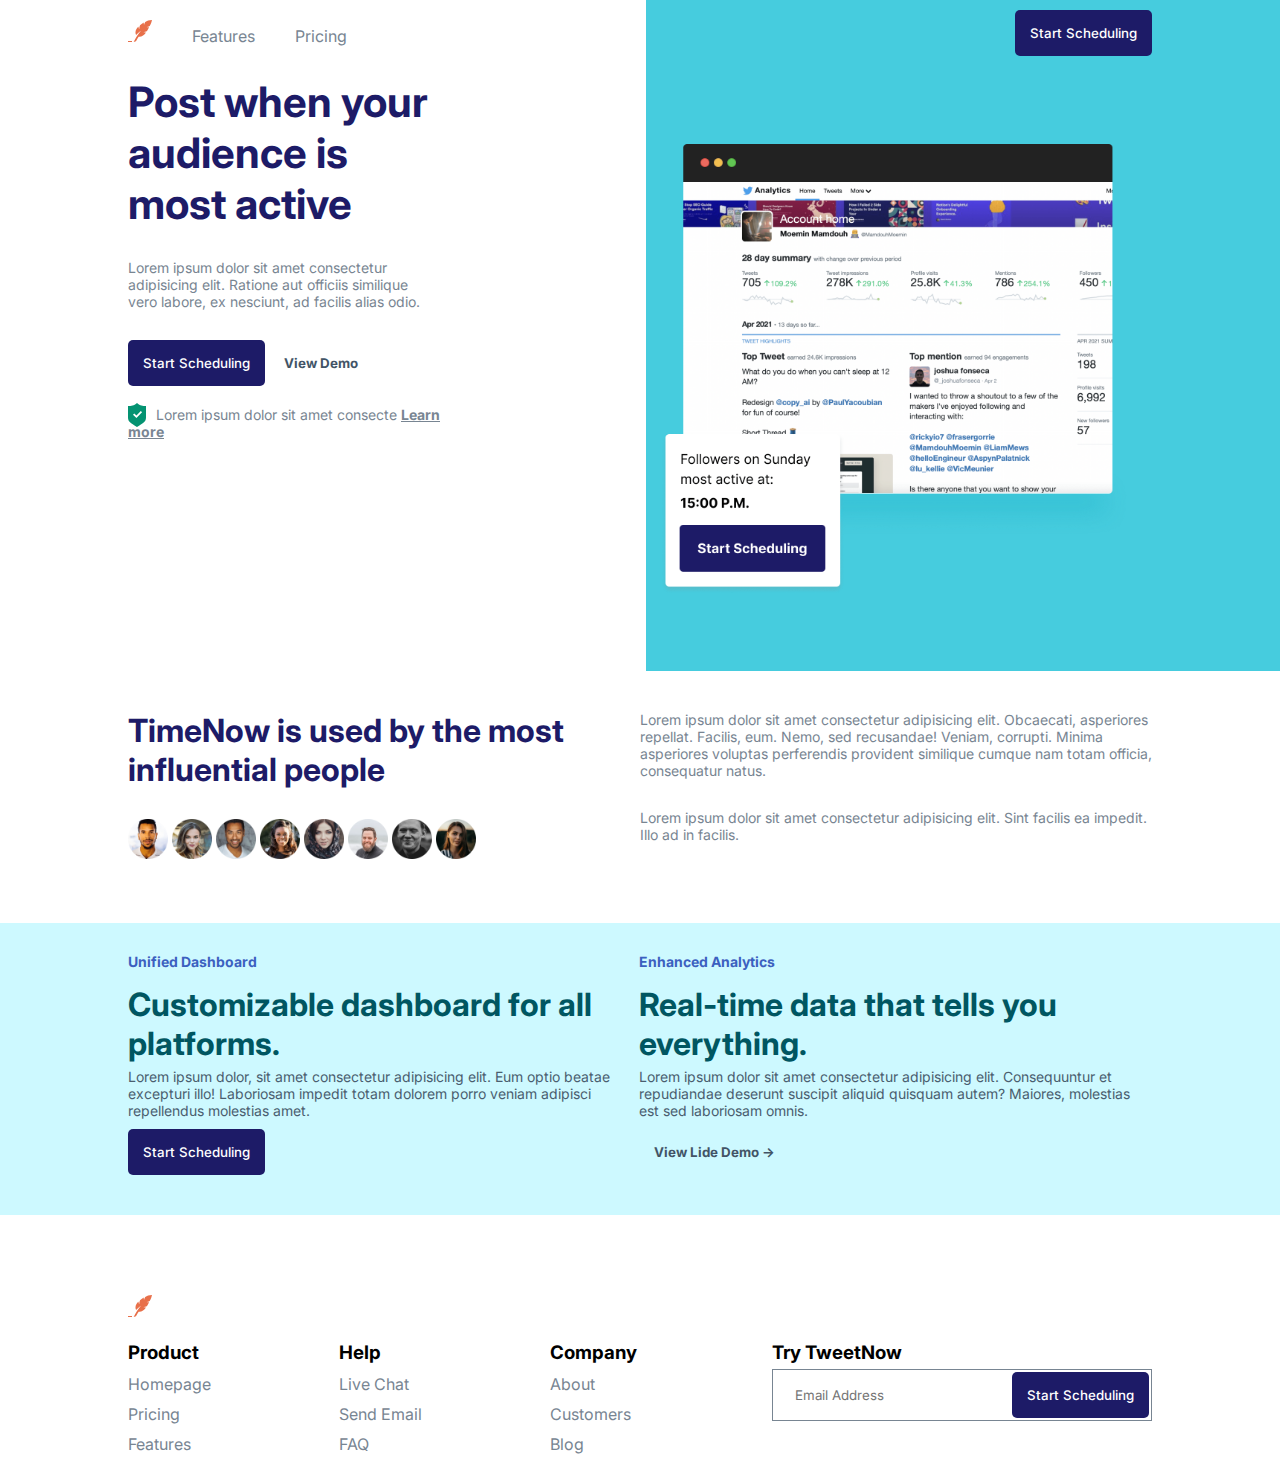
<file: index.html>
<!DOCTYPE html>
<html lang="pt-br">
  <head>
    <meta charset="UTF-8" />
    <meta http-equiv="X-UA-Compatible" content="IE=edge" />
    <meta name="viewport" content="width=device-width, initial-scale=1.0" />
    <title>timeNow</title>
    <link rel="stylesheet" href="./css/main.css" />
    <link rel="preconnect" href="https://fonts.googleapis.com" />
    <link rel="preconnect" href="https://fonts.gstatic.com" crossorigin />
    <link
      href="https://fonts.googleapis.com/css2?family=Inter:wght@200;500;700&family=Rubik:wght@300&display=swap"
      rel="stylesheet"
    />
  </head>
  <body>
    <div class="container-out">
      <div class="cabecalho">
        <div class="opcoes">
          <a href="index.html">
            <img src="./Assets/Logo.svg" />
          </a>
          <a class="link" id="features" href="#">Features</a>
          <a class="link" id="pricing" href="./pricing.html">Pricing</a>
        </div>
        <button class="btn-schedule">Start Scheduling</button>
      </div>
      <div class="container">
        <div class="conteudo">
          <h1 id="titulo">Post when your audience is most active</h1>
          <p class="texto">
            Lorem ipsum dolor sit amet consectetur adipisicing elit. Ratione aut
            officiis similique vero labore, ex nesciunt, ad facilis alias odio.
          </p>
          <button class="btn-schedule">Start Scheduling</button>
          <button class="btn-demo">View Demo</button>
          <p class="nota">
            <img src="./Assets/Shield.svg" id="icon-shield" />Lorem ipsum dolor
            sit amet consecte <strong id="learn-more">Learn more</strong>
          </p>
        </div>
        <div class="conteudo-deslocado">
          <img class="img-mockup" src="./Assets/Mockup.png" />
        </div>
        <div class="fundo-deslocado"></div>
        <div class="usuarios">
          <p id="subtitulo-timenow">
            TimeNow is used by the most influential people
          </p>
          <div class="avatares">
            <img class="img-avatar" src="./Assets/UA1.png" />
            <img class="img-avatar" src="./Assets/UA2.png" />
            <img class="img-avatar" src="./Assets/UA3.png" />
            <img class="img-avatar" src="./Assets/UA4.png" />
            <img class="img-avatar" src="./Assets/UA5.png" />
            <img class="img-avatar" src="./Assets/UA6.png" />
            <img class="img-avatar" src="./Assets/UA7.png" />
            <img class="img-avatar" src="./Assets/UA8.png" />
            <img />
          </div>
        </div>
        <div class="informativo">
          <p class="texto-acima">
            Lorem ipsum dolor sit amet consectetur adipisicing elit. Obcaecati,
            asperiores repellat. Facilis, eum. Nemo, sed recusandae! Veniam,
            corrupti. Minima asperiores voluptas perferendis provident similique
            cumque nam totam officia, consequatur natus.
          </p>
          <p class="texto-abaixo">
            Lorem ipsum dolor sit amet consectetur adipisicing elit. Sint
            facilis ea impedit. Illo ad in facilis.
          </p>
        </div>
      </div>
    </div>
    <div class="cards">
      <div class="card">
        <h2 class="card-titulo">Unified Dashboard</h2>
        <p class="card-subtitulo">Customizable dashboard for all platforms.</p>
        <p class="card-texto">
          Lorem ipsum dolor, sit amet consectetur adipisicing elit. Eum optio
          beatae excepturi illo! Laboriosam impedit totam dolorem porro veniam
          adipisci repellendus molestias amet.
        </p>
        <button class="btn-schedule">Start Scheduling</button>
      </div>
      <div class="card">
        <h2 class="card-titulo">Enhanced Analytics</h2>
        <p class="card-subtitulo">Real-time data that tells you everything.</p>
        <p class="card-texto">
          Lorem ipsum dolor sit amet consectetur adipisicing elit. Consequuntur
          et repudiandae deserunt suscipit aliquid quisquam autem? Maiores,
          molestias est sed laboriosam omnis.
        </p>
        <button class="btn-demo">View Lide Demo -></button>
      </div>
    </div>

    <a href="index.html">
      <img class="logo-rodape" src="./Assets/Logo.svg" />
    </a>

    <div class="conteudo-rodape">
      <div class="interacoes">
        <div class="produto">
          <h3 id="titulo-lista">Product</h3>
          <ul id="lista">
            <li>Homepage</li>
            <li>Pricing</li>
            <li>Features</li>
          </ul>
        </div>
        <div class="Ajuda">
          <h3 id="titulo-lista">Help</h3>
          <ul id="lista">
            <li>Live Chat</li>
            <li>Send Email</li>
            <li>FAQ</li>
          </ul>
        </div>
        <div class="Companhia">
          <h3 id="titulo-lista">Company</h3>
          <ul id="lista">
            <li>About</li>
            <li>Customers</li>
            <li>Blog</li>
          </ul>
        </div>
      </div>
      <div class="tweet">
        <h3>Try TweetNow</h3>
        <div class="form">
          <input class="input-email" type="text" placeholder="Email Address" />
          <button class="btn-schedule">Start Scheduling</button>
        </div>
      </div>
    </div>
  </body>
  <script src="./main.js"></script>
</html>
</file>
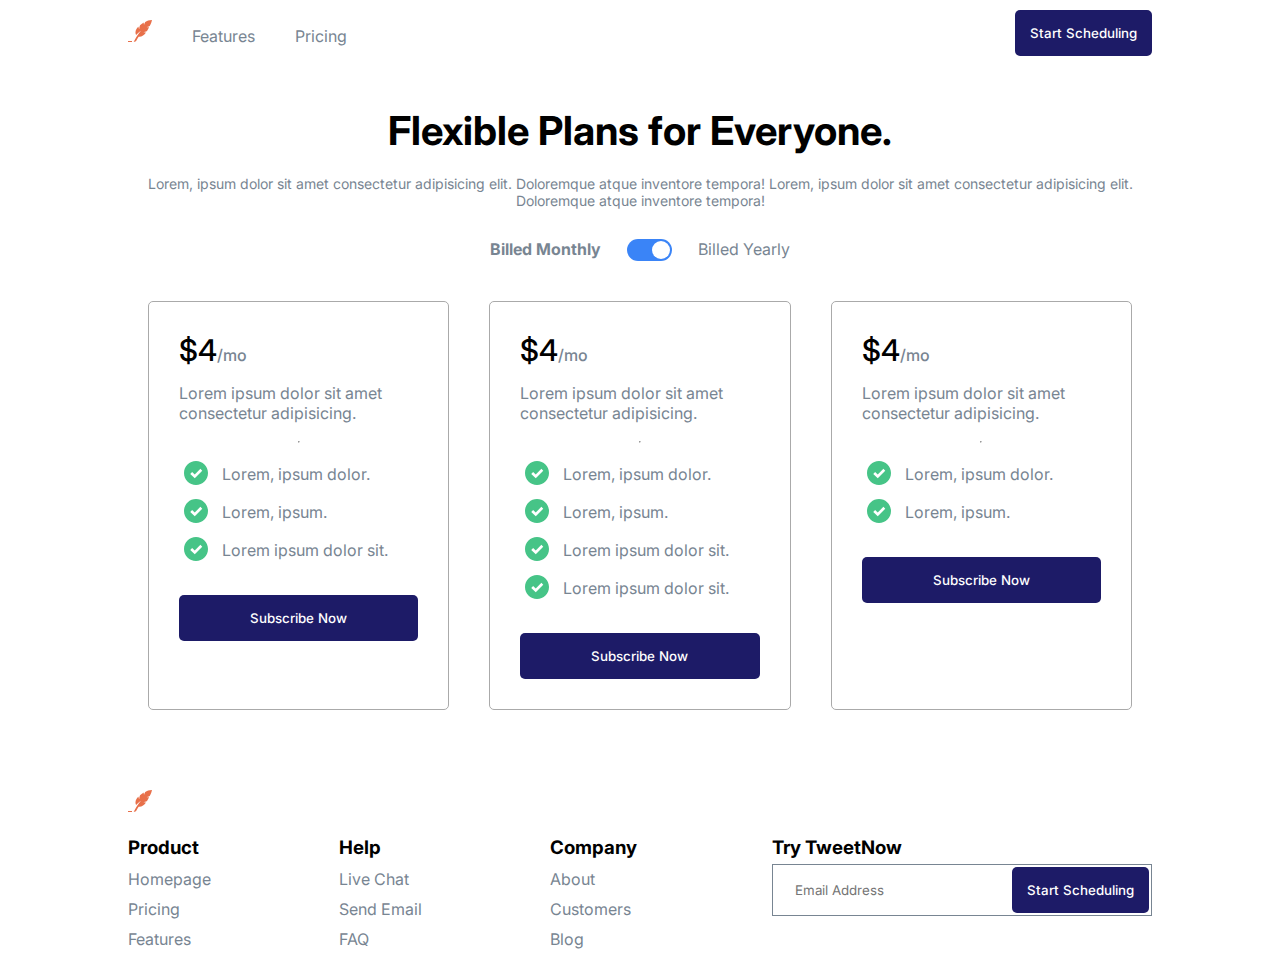
<file: pricing.html>
<!DOCTYPE html>
<html lang="pt-br">
  <head>
    <meta charset="UTF-8" />
    <meta http-equiv="X-UA-Compatible" content="IE=edge" />
    <meta name="viewport" content="width=device-width, initial-scale=1.0" />
    <title>timeNow</title>
    <link rel="stylesheet" href="./css/main.css" />
    <link rel="stylesheet" href="./css/pricing.css" />
    <link rel="preconnect" href="https://fonts.googleapis.com" />
    <link rel="preconnect" href="https://fonts.gstatic.com" crossorigin />
    <link
      href="https://fonts.googleapis.com/css2?family=Inter:wght@200;500;700&family=Rubik:wght@300&display=swap"
      rel="stylesheet"
    />
  </head>
  <body>
    <div class="container-out">
      <div class="cabecalho">
        <div class="opcoes">
          <a href="index.html">
            <img src="./Assets/Logo.svg" />
          </a>
          <a class="link" id="features" href="./index.html">Features</a>
          <a class="link" id="pricing" href="./pricing.html">Pricing</a>
        </div>
        <button class="btn-schedule">Start Scheduling</button>
      </div>
    </div>

    <div class="container-planos">
      <h1 class="titulo">Flexible Plans for Everyone.</h1>
      <p class="texto">
        Lorem, ipsum dolor sit amet consectetur adipisicing elit. Doloremque
        atque inventore tempora! Lorem, ipsum dolor sit amet consectetur
        adipisicing elit. Doloremque atque inventore tempora!
      </p>
      <div class="chave">
        <p id="monthly" class="cinza bold">Billed Monthly</p>
        <div class="toggle" id="toggle">
          <div class="circulo"></div>
        </div>
        <p id="yearly" class="cinza">Billed Yearly</p>
      </div>
      <div class="planos">
        <div class="card-plano">
          <h2 class="card-titulo">
            $4<span class="card-titulo__texto">/mo</span>
          </h2>
          <p class="card-texto">
            Lorem ipsum dolor sit amet consectetur adipisicing.
          </p>
          <hr />
          <ul class="card-lista">
            <li class="card-lista__item">
              <img class="card-lista__img" src="/Assets/Checkmark.svg" />
              Lorem, ipsum dolor.
            </li>
            <li class="card-lista__item">
              <img class="card-lista__img" src="/Assets/Checkmark.svg" />
              Lorem, ipsum.
            </li>
            <li class="card-lista__item">
              <img class="card-lista__img" src="/Assets/Checkmark.svg" />
              Lorem ipsum dolor sit.
            </li>
            <button class="btn-subscribe">Subscribe Now</button>
          </ul>
        </div>
        <div class="card-plano">
          <h2 class="card-titulo">
            $4<span class="card-titulo__texto">/mo</span>
          </h2>
          <p class="card-texto">
            Lorem ipsum dolor sit amet consectetur adipisicing.
          </p>
          <hr />
          <ul class="card-lista">
            <li class="card-lista__item">
              <img class="card-lista__img" src="/Assets/Checkmark.svg" />
              Lorem, ipsum dolor.
            </li>
            <li class="card-lista__item">
              <img class="card-lista__img" src="/Assets/Checkmark.svg" />
              Lorem, ipsum.
            </li>
            <li class="card-lista__item">
              <img class="card-lista__img" src="/Assets/Checkmark.svg" />
              Lorem ipsum dolor sit.
            </li>
            <li class="card-lista__item">
              <img class="card-lista__img" src="/Assets/Checkmark.svg" />
              Lorem ipsum dolor sit.
            </li>
            <button class="btn-subscribe">Subscribe Now</button>
          </ul>
        </div>
        <div class="card-plano">
          <h2 class="card-titulo">
            $4<span class="card-titulo__texto">/mo</span>
          </h2>
          <p class="card-texto">
            Lorem ipsum dolor sit amet consectetur adipisicing.
          </p>
          <hr />
          <ul class="card-lista">
            <li class="card-lista__item">
              <img class="card-lista__img" src="/Assets/Checkmark.svg" />
              Lorem, ipsum dolor.
            </li>
            <li class="card-lista__item">
              <img class="card-lista__img" src="/Assets/Checkmark.svg" />
              Lorem, ipsum.
            </li>
            <button class="btn-subscribe">Subscribe Now</button>
          </ul>
        </div>
      </div>
    </div>

    <a href="index.html">
      <img class="logo-rodape" src="./Assets/Logo.svg" />
    </a>

    <div class="conteudo-rodape">
      <div class="interacoes">
        <div class="produto">
          <h3 id="titulo-lista">Product</h3>
          <ul id="lista">
            <li>Homepage</li>
            <li>Pricing</li>
            <li>Features</li>
          </ul>
        </div>
        <div class="Ajuda">
          <h3 id="titulo-lista">Help</h3>
          <ul id="lista">
            <li>Live Chat</li>
            <li>Send Email</li>
            <li>FAQ</li>
          </ul>
        </div>
        <div class="Companhia">
          <h3 id="titulo-lista">Company</h3>
          <ul id="lista">
            <li>About</li>
            <li>Customers</li>
            <li>Blog</li>
          </ul>
        </div>
      </div>
      <div class="tweet">
        <h3>Try TweetNow</h3>
        <div class="form">
          <input class="input-email" type="text" placeholder="Email Address" />
          <button class="btn-schedule">Start Scheduling</button>
        </div>
      </div>
    </div>
  </body>
  <script src="./main.js"></script>
</html>
</file>
<file: css/main.css>
* {
  font-family: "Inter", sans-serif;
  box-sizing: border-box;
}
body,
h1,
h2,
h3,
p,
ul {
  margin: 0;
  padding: 0;
}
.container-out {
  background-color: #fff;
  margin: 0 10vw;
  padding: 10px 0;
  background-color: transparent;
}
.cabecalho {
  background-color: transparent;
  display: flex;
  justify-content: space-between;
  padding: 10px 0;
}
.cabecalho .opcoes {
  display: flex;
  justify-content: flex-start;
  width: 10vw;
  align-items: baseline;
  color: #788592;
}
.cabecalho .opcoes .link {
  margin-left: 40px;
  text-decoration: none;
  color: #788592;
}
.cabecalho .btn-schedule {
  position: relative;
  top: -10px;
}
.btn-schedule {
  border: none;
  background-color: #1d1b67;
  color: #fff;
  padding: 15px;
  border-radius: 5px;
  font-weight: 500;
  cursor: pointer;
}
.btn-schedule:hover {
  background-color: #8aaab6;
  transition: 0.3s;
}
.btn-demo {
  background: none;
  border: none;
  padding: 15px;
  color: #425466;
  font-weight: 700;
  font-family: "Inter", sans-serif;
  margin-bottom: 10px;
}
.container {
  display: flex;
  flex-wrap: wrap;
  background-color: transparent;
}
.conteudo,
.conteudo-deslocado,
.usuarios,
.informativo {
  width: 50%;
  margin-bottom: 10px;
}
.conteudo,
.conteudo-deslocado {
  min-height: 65vh;
}
.container .conteudo {
  padding-right: 200px;
  color: #788592;
}
.conteudo #titulo {
  font-size: 42px;
  font-weight: 700;
  color: #1d1b67;
  margin-bottom: 30px;
}
.texto {
  margin-bottom: 30px;
  font-size: 14px;
}
.nota {
  font-size: 14px;
}
#icon-shield {
  position: relative;
  bottom: -7px;
  margin-right: 10px;
}
#learn-more {
  text-decoration: underline;
}
.conteudo-deslocado {
  background-color: transparent;
  display: flex;
  align-items: center;
  justify-content: center;
}
.img-mockup {
  height: 450px;
}
.informativo,
.usuarios {
  padding: 40px 0;
}
#subtitulo-timenow {
  font-size: 32px;
  font-weight: 700;
  color: #1d1b67;
  margin-bottom: 30px;
}
.img-avatar {
  height: 40px;
}
.texto-acima {
  color: #788592;
  margin-bottom: 30px;
  font-size: 14px;
}
.texto-abaixo {
  color: #788592;
  font-size: 14px;
}

.cards {
  background-color: #cdf9ff;
  display: flex;
  padding: 0 10vw;
}
.card {
  padding: 30px 0;
  padding-right: 20px;
}
.card-titulo {
  color: #3b60bf;
  font-size: 14px;
  margin-bottom: 15px;
}
.card-subtitulo {
  color: #005661;
  font-weight: 700;
  font-size: 32px;
  margin-bottom: 5px;
}
.card-texto {
  color: #4a5e6f;
  font-size: 14px;
  margin-bottom: 10px;
}

.conteudo-rodape {
  margin: 0 10vw;
  display: flex;
  justify-content: space-between;
}
.logo-rodape {
  margin: 0 10vw;
  margin-top: 80px;
  margin-bottom: 20px;
}
.interacoes {
  display: flex;
  justify-content: space-around;
}
.interacoes #lista > li {
  list-style-type: none;
  margin: 10px 0;
  margin-right: 10vw;
  color: #788592;
}
.form {
  display: flex;
  flex-wrap: nowrap;
  border: 1px solid #788592;
  padding: 2px;
  margin-top: 5px;
}
.input-email {
  border: none;
  padding-left: 20px;
}
.fundo-deslocado {
  position: absolute;
  background-color: #46ccde;
  right: 0px;
  top: 0px;
  width: 49.5vw;
  height: 74.5vh;
  z-index: -1;
}
</file>
<file: css/pricing.css>
.container-planos {
  margin: 0 10vw;
  display: flex;
  flex-direction: column;
  align-items: center;
}
.container-planos .titulo {
  font-size: 40px;
  margin: 20px 0;
}
.container-planos .texto {
  text-align: center;
  color: #788592;
}
.container-planos .chave {
  display: flex;
  justify-content: space-between;
  min-width: 300px;
}
.container-planos .chave .toggle {
  height: 22px;
  width: 45px;
  border-radius: 11px;
  background-color: #3a84f7;
  position: relative;
}
.container-planos .chave .toggle .circulo {
  background-color: #fff;
  border-radius: 50%;
  height: 18px;
  width: 18px;
  top: 2px;
  right: 2px;
  position: absolute;
}
.container-planos .chave .toggle:hover {
  opacity: 50%;
}
.container-planos .chave .toggle:active {
  opacity: 200%;
}
.esquerda {
  left: 2px;
}
.bold {
  font-weight: 700;
}
.cinza {
  color: #788592;
}

.planos {
  display: flex;
  margin-top: 40px;
}
.card-plano {
  display: flex;
  flex-direction: column;
  border: 1px #aaaaaa solid;
  border-radius: 5px;
  padding: 30px;
  margin: 0 20px;
}
.card-plano .card-titulo {
  color: #000;
  font-size: 30px;
  font-weight: 500;
}
.card-plano .card-titulo__texto {
  color: #788592;
  font-size: 16px;
}
.card-plano .card-lista {
  list-style: none;
}
.card-plano .card-texto {
  color: #788592;
  font-size: 16px;
}
.card-plano .card-lista .card-lista__item {
  padding: 5px;
  color: #788592;
}
.card-plano .card-lista .card-lista__img {
  position: relative;
  bottom: -5px;
  margin-right: 10px;
}
.btn-subscribe {
  margin-top: 30px;
  border: none;
  background-color: #1d1b67;
  color: #fff;
  padding: 15px;
  border-radius: 5px;
  font-weight: 500;
  cursor: pointer;
  width: 100%;
}
.btn-subscribe:hover {
  background-color: #8aaab6;
  transition: 0.3s;
}
</file>
